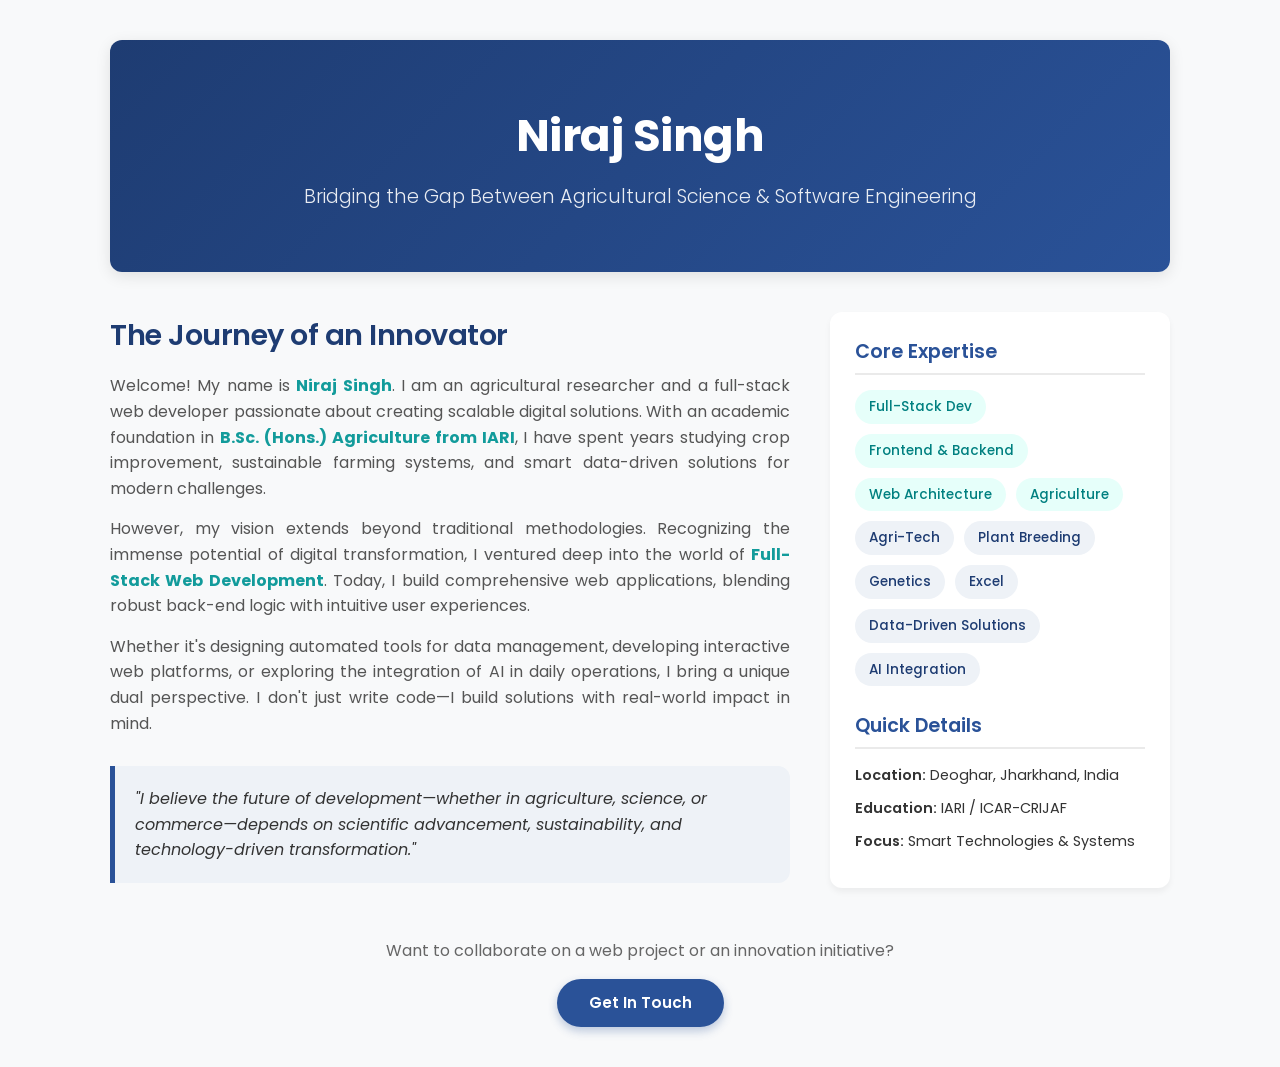
<file: about.html>
<!DOCTYPE html>
<html lang="en">
<head>
    <meta charset="UTF-8">
    <meta name="viewport" content="width=device-width, initial-scale=1.0">
    <link rel="stylesheet" href="./aboutcss.css" class="css">
    <title> About Us</title>
    <link rel="preconnect" href="https://fonts.googleapis.com">
    <link rel="preconnect" href="https://fonts.gstatic.com" crossorigin>
    <link href="https://fonts.googleapis.com/css2?family=Poppins:ital,wght@0,300;0,400;0,500;0,600;0,700;1,400&display=swap" rel="stylesheet">

</head>
<body>

    <div class="container">
        
        <section class="about-hero">
            <h1>Niraj Singh</h1>
            <p> Bridging the Gap Between Agricultural Science & Software Engineering </p>
        </section>

        <div class="about-grid">
            
            <section class="profile-story">
                <h2>The Journey of an Innovator</h2>
                <p>
                    Welcome! My name is <strong><span>Niraj Singh</span></strong>. I am an agricultural researcher and a full-stack web developer passionate about creating scalable digital solutions. With an academic foundation in <strong><span>B.Sc. (Hons.) Agriculture from IARI</span></strong>, I have spent years studying crop improvement, sustainable farming systems, and smart data-driven solutions for modern challenges.
                </p>
                <p>
                    However, my vision extends beyond traditional methodologies. Recognizing the immense potential of digital transformation, I ventured deep into the world of <strong><span>Full-Stack Web Development</span></strong>. Today, I build comprehensive web applications, blending robust back-end logic with intuitive user experiences. 
                </p>
                <p>
                    Whether it's designing automated tools for data management, developing interactive web platforms, or exploring the integration of AI in daily operations, I bring a unique dual perspective. I don't just write code—I build solutions with real-world impact in mind.
                </p>

                <div class="mission-statement">
                    "I believe the future of development—whether in agriculture, science, or commerce—depends on scientific advancement, sustainability, and technology-driven transformation."
                </div>
            </section>

            <aside class="sidebar-box">
                <h3>Core Expertise</h3>
                <div class="skill-tags">
                    <span class="tag tech">Full-Stack Dev</span>
                    <span class="tag tech">Frontend & Backend</span>
                    <span class="tag tech">Web Architecture</span>
                    <span class="tag tech">Agriculture</span>
                    <span class="tag">Agri-Tech</span> 
                    <span class="tag">Plant Breeding</span> 
                    <span class="tag">Genetics</span> 
                    <span class="tag">Excel</span> 
                    <span class="tag">Data-Driven Solutions</span> 
                    <span class="tag">AI Integration</span>
                </div>

                <h3>Quick Details</h3>
                <ul class="info-list">
                    <li><strong>Location:</strong> Deoghar, Jharkhand, India</li> 
                    <li><strong>Education:</strong> IARI / ICAR-CRIJAF</li> 
                    <li><strong>Focus:</strong> Smart Technologies & Systems</li> 
                </ul>
            </aside>

        </div>

        <section class="cta-section">
            <p style="margin-bottom: 15px; color: #666;">Want to collaborate on a web project or an innovation initiative?</p>
            <a href="mailto:nirajsinghdeoghar421@gmail.com" class="btn">Get In Touch</a> 
        </section>

    </div>

</body>
</html>
</file>
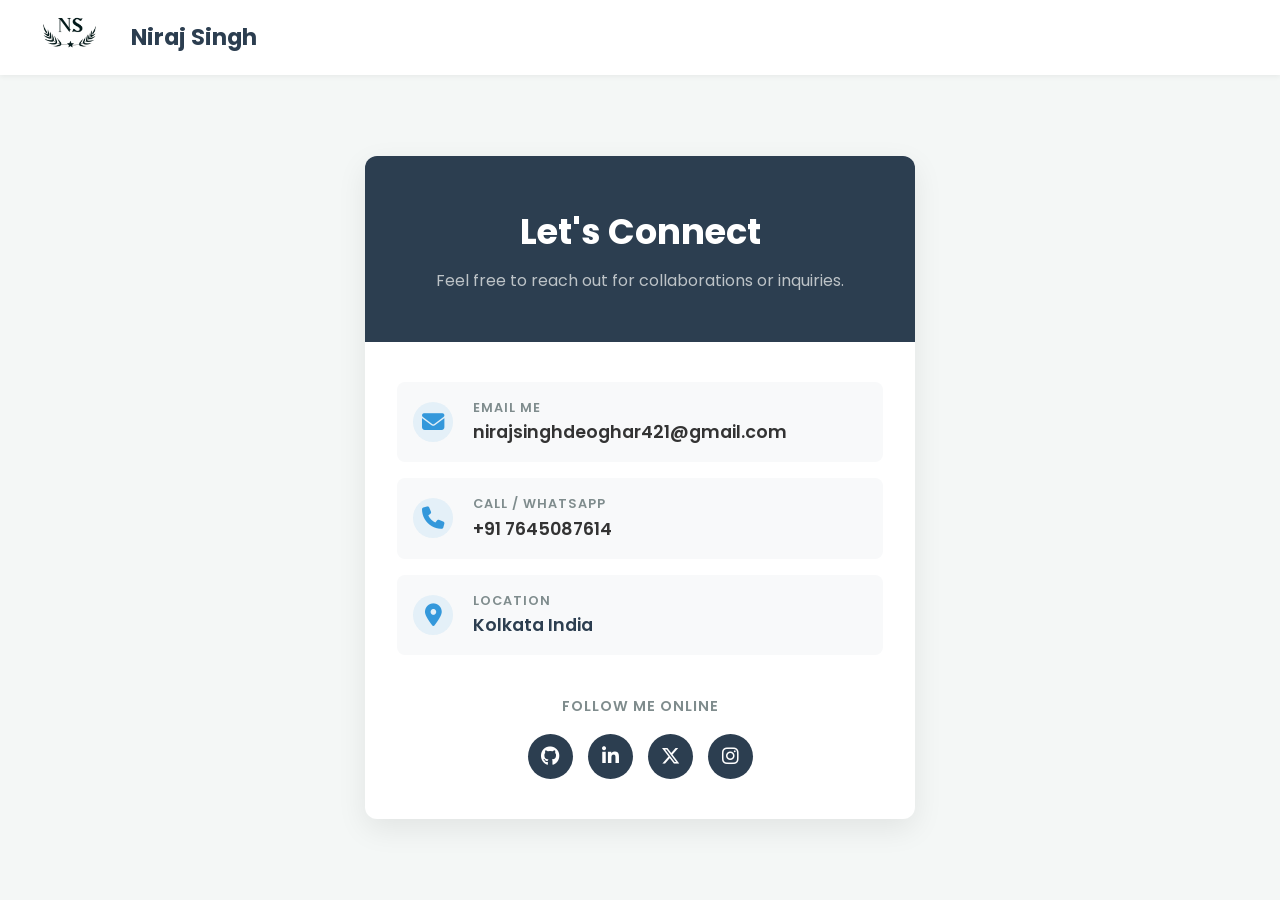
<file: contactus.html>
<!DOCTYPE html>
<html lang="en">
<head>
    <meta charset="UTF-8">
    <meta name="viewport" content="width=device-width, initial-scale=1.0">
    <!-- linking of Poppins Fonts -->
     <link rel="preconnect" href="https://fonts.googleapis.com">
<link rel="preconnect" href="https://fonts.gstatic.com" crossorigin>
<link href="https://fonts.googleapis.com/css2?family=Asap:ital,wght@0,100..900;1,100..900&family=Playfair+Display:ital,wght@0,400..900;1,400..900&family=Poppins:ital,wght@0,100;0,200;0,300;0,400;0,500;0,600;0,700;0,800;0,900;1,100;1,200;1,300;1,400;1,500;1,600;1,700;1,800;1,900&display=swap" rel="stylesheet">
    <!-- Font Awesome CDN for Icons -->
    <link rel="stylesheet" href="https://cdnjs.cloudflare.com/ajax/libs/font-awesome/6.4.2/css/all.min.css">
    <link rel="stylesheet" href="./contact.css" class="css">
    <title>Contact Us</title>
</head>
<body>

    <!-- Header / Navbar Elements -->
     <header>
       <a href="./index.html" class="logo"><img src="./real_logo.png" alt="logo" >
            <span>Niraj Singh</span></a>
    </header>

    <!-- Main Content Area -->
    <main class="contact-container">
        <div class="contact-card">
            
            <!-- Top Header Box -->
            <div class="card-banner">
                <h1>Let's Connect</h1>
                <p>Feel free to reach out for collaborations or inquiries.</p>
            </div>

            <!-- Contact Channels -->
            <div class="card-body">
                <div class="info-list">
                    
                    <!-- Email Item -->
                    <div class="info-item">
                        <i class="fa-solid fa-envelope"></i>
                        <div class="info-text">
                            <div class="info-label">Email Me</div>
                            <a href="mailto:nirajsinghdeoghar421@gmail.com" class="info-link">nirajsinghdeoghar421@gmail.com</a>
                        </div>
                    </div>

                    <!-- Phone Item -->
                    <div class="info-item">
                        <i class="fa-solid fa-phone"></i>
                        <div class="info-text">
                            <div class="info-label">Call / WhatsApp</div>
                            <a href="tel:+917645087614" class="info-link">+91 7645087614</a>
                        </div>
                    </div>

                    <!-- Location Item -->
                    <div class="info-item">
                        <i class="fa-solid fa-location-dot"></i>
                        <div class="info-text">
                            <div class="info-label">Location</div>
                            <span class="info-link" style="cursor: default;"> Kolkata India</span>
                        </div>
                    </div>

                </div>

                <!-- Social Profiles Section -->
                <div class="social-section">
                    <p>Follow Me Online</p>
                    <div class="social-links">
                        <a href="https://github.com/Niraj-sing" target="_blank" title="GitHub"><i class="fa-brands fa-github"></i></a>
                        <a href="http://www.linkedin.com/in/niraj-kumar887" target="_blank" title="LinkedIn"><i class="fa-brands fa-linkedin-in"></i></a>
                        <a href="https://twitter.com" target="_blank" title="Twitter/X"><i class="fa-brands fa-x-twitter"></i></a>
                        <a href="https://www.instagram.com/nirajhere2024?utm_source=qr&igsh=MWV1YzI2YzU4MWdoag==" target="_blank" title="Instagram"><i class="fa-brands fa-instagram"></i></a>
                    </div>
                </div>
            </div>

        </div>
    </main>

</body>
</html>
</file>
<file: aboutcss.css>
* {
            margin: 0;
            padding: 0;
            box-sizing: border-box;
            font-family: 'Poppins', sans-serif;
        }

        body {
            background-color: #f8f9fa;
            color: #333;
            line-height: 1.6;
            font-weight: 400;
        }

        .container {
            max-width: 1100px;
            margin: 0 auto;
            padding: 40px 20px;
        }

        /* Hero Section (Desktop) */
        .about-hero {
            text-align: center;
            padding: 60px 20px;
            background: linear-gradient(135deg, #1e3c72 0%, #2a5298 100%);
            color: white;
            border-radius: 12px;
            margin-bottom: 40px;
            box-shadow: 0 4px 15px rgba(0,0,0,0.1);
        }

      

        .about-hero h1 {
            font-size: 2.8rem;
            font-weight: 700;
            margin-bottom: 10px;
            letter-spacing: -0.5px;
        }

        .about-hero p {
            font-size: 1.2rem;
            font-weight: 300;
            opacity: 0.9;

        }

        .profile-story p span{
            color: #129B9B;

        }


        /* Main Content Grid */
        .about-grid {
            display: grid;
            grid-template-columns: 2fr 1fr; /* Desktop: 2 Column Layout */
            gap: 40px;
            margin-bottom: 40px;
        }

        .profile-story h2 {
            color: #1e3c72;
            margin-bottom: 15px;
            font-size: 1.8rem;
            font-weight: 600;
            letter-spacing: -0.5px;
        }

        .profile-story p {
            margin-bottom: 15px;
            color: #555;
            font-weight: 400;
            text-align: justify;
        }

        /* Skills & Focus Sidebar */
        .sidebar-box {
            background: white;
            padding: 25px;
            border-radius: 12px;
            box-shadow: 0 4px 6px rgba(0,0,0,0.05);
            height: fit-content;
        }

        .sidebar-box h3 {
            color: #2a5298;
            font-weight: 600;
            font-size: 1.2rem;
            margin-bottom: 15px;
            border-bottom: 2px solid #eaeaea;
            padding-bottom: 5px;
        }

        .skill-tags {
            display: flex;
            flex-wrap: wrap;
            gap: 10px;
            margin-bottom: 25px;
        }

        .tag {
            background: #eef2f7;
            color: #1e3c72;
            padding: 6px 14px;
            border-radius: 20px;
            font-size: 0.85rem;
            font-weight: 500;
        }

        .tag.tech {
            background: #e6fffa;
            color: #008080;
        }

        /* Quick Info List */
        .info-list {
            list-style: none;
        }

        .info-list li {
            margin-bottom: 10px;
            font-size: 0.9rem;
            font-weight: 400;
        }

        .info-list strong {
            color: #333;
            font-weight: 600;
        }

        /* Mission Statement Box */
        .mission-statement {
            background: #eef2f7;
            border-left: 5px solid #2a5298;
            padding: 20px;
            border-radius: 0 12px 12px 0;
            margin-top: 30px;
            font-style: italic;
            font-weight: 400;
        }

        /* Footer/CTA Button */
        .cta-section {
            text-align: center;
            margin-top: 50px;
        }

        .btn {
            display: inline-block;
            background: #2a5298;
            color: white;
            padding: 12px 32px;
            text-decoration: none;
            border-radius: 25px;
            font-weight: 600;
            font-size: 0.95rem;
            transition: all 0.3s ease;
            box-shadow: 0 4px 10px rgba(42, 82, 152, 0.3);
        }

        .btn:hover {
            background: #1e3c72;
            transform: translateY(-2px);
            box-shadow: 0 6px 15px rgba(30, 60, 114, 0.4);
        }

        /* ==========================================================================
           MEDIA QUERIES (RESPONSIVE TAGS)
           ========================================================================== */

        /* 1. TABLET MEDIA QUERY (Screens below 768px) */
        @media screen and (max-width: 768px) {
            .container {
                padding: 20px 15px;
            }

            .about-hero {
                padding: 45px 15px;
                margin-bottom: 30px;
            }

            .about-hero h1 {
                font-size: 2.2rem;
            }

            .about-hero p {
                font-size: 1.05rem;
            }

            /* Convert grid into a single column layout */
            .about-grid {
                grid-template-columns: 1fr;
                gap: 30px;
            }

            .profile-story h2 {
                font-size: 1.5rem;
            }

            .sidebar-box {
                padding: 20px;
            }
        }

        /* 2. PHONE MEDIA QUERY (Screens below 480px) */
        @media screen and (max-width: 480px) {
            .about-hero {
                padding: 35px 10px;
                border-radius: 8px;
            }

            .about-hero h1 {
                font-size: 1.8rem;
            }

            .about-hero p {
                font-size: 0.95rem;
            }

            .profile-story h2 {
                font-size: 1.35rem;
            }

            .profile-story p {
                font-size: 0.9rem;
                text-align: left; /* Justify drops readability on very small screens */
            }

            .mission-statement {
                font-size: 0.9rem;
                padding: 15px;
            }

            /* Make button easily clickable on small thumbs */
            .btn {
                display: block;
                width: 100%;
                padding: 14px 20px;
                font-size: 1rem;
            }
        }
</file>
<file: contact.css>
* {
            margin: 0;
            padding: 0;
            box-sizing: border-box;
            font-family:"Poppins", sans-serif;
            
    
        }
        
        

        body {
            background-color: #f4f7f6;
            color: #333;
            line-height: 1.6;
            display: flex;
            flex-direction: column;
            min-height: 100vh;
        }

        /* Header Style */
        header {
            background: #fff;
            padding: 0rem 2rem;
            box-shadow: 0 2px 5px rgba(0,0,0,0.05);
            font-weight: 700;
            /* display: flex;
            justify-content: start;
            align-content: center;
            align-items: center; */
            font-size: 1.4rem;
            color: #2c3e50;
        }
        
        .logo{
            display: flex;
            text-decoration: none;
            gap: 1.5rem;
            align-items: center;
        }
        .logo img {
            height: 75px;
           
        }

        .logo :hover{
            font-size: 2rem;
            transition: 2sec;
        } 
        a:visited, a:link, a:active{
            color: inherit;}
       
    

        
        /* Main Contact Card Container */
        .contact-container {
            flex: 1;
            display: flex;
            justify-content: center;
            align-items: center;
            padding: 2rem;
        }

        .contact-card {
            background: #fff;
            max-width: 550px;
            width: 100%;
            border-radius: 12px;
            box-shadow: 0 10px 30px rgba(0,0,0,0.08);
            overflow: hidden;
            text-align: center;
        }

        /* Top Accent Banner */
        .card-banner {
            background: #2c3e50;
            padding: 3rem 2rem;
            color: #fff;
        }

        .card-banner h1 {
            font-size: 2.2rem;
            margin-bottom: 0.5rem;
        }

        .card-banner p {
            color: #bdc3c7;
            font-size: 1rem;
        }

        /* Contact Details Section */
        .card-body {
            padding: 2.5rem 2rem;
        }

        .info-list {
            margin-bottom: 2.5rem;
        }

        .info-item {
            display: flex;
            align-items: center;
            justify-content: flex-start;
            gap: 20px;
            padding: 1rem;
            margin-bottom: 1rem;
            background: #f8f9fa;
            border-radius: 8px;
            transition: transform 0.2s, background 0.2s;
        }

        .info-item:hover {
            transform: translateY(-2px);
            background: #edf2f7;
        }

        .info-item i {
            font-size: 1.4rem;
            color: #3498db;
            width: 40px;
            height: 40px;
            background: rgba(52, 152, 219, 0.1);
            border-radius: 50%;
            display: flex;
            align-items: center;
            justify-content: center;
            flex-shrink: 0; /* Icon small screen par dabega nahi */
        }

        .info-text {
            text-align: left;
            word-break: break-word; /* Lambi email phone me break ho jayegi screen se bahar nahi jayegi */
        }

        .info-label {
            font-size: 0.8rem;
            text-transform: uppercase;
            letter-spacing: 1px;
            color: #7f8c8d;
            font-weight: 600;
        }

        .info-link {
            color: #2c3e50;
            text-decoration: none;
            font-size: 1.1rem;
            font-weight: 600;
            transition: color 0.2s;
        }

        .info-link:hover {
            color: #3498db;
        }

        /* Social Media Section */
        .social-section p {
            font-size: 0.9rem;
            color: #7f8c8d;
            margin-bottom: 1rem;
            text-transform: uppercase;
            letter-spacing: 1px;
            font-weight: 600;
        }

        .social-links {
            display: flex;
            justify-content: center;
            gap: 15px;
            flex-wrap: wrap; /* Icons agar jyada honge toh automatic niche line me aa jayenge */
        }

        .social-links a {
            display: inline-flex;
            justify-content: center;
            align-items: center;
            width: 45px;
            height: 45px;
            background: #2c3e50;
            color: #fff;
            border-radius: 50%;
            text-decoration: none;
            font-size: 1.2rem;
            transition: all 0.3s ease;
        }

        .social-links a:hover {
            background: #3498db;
            transform: translateY(-4px);
        }

        /* ========================================================
           MEDIA QUERIES (FOR TABLETS & PHONES)
           ======================================================== */

        /* 1. Tablet Screens (Width 768px and below) */
        @media (max-width: 768px) {
            
        
            
             header {
                padding: 1rem 1.5rem;
            } 
            a:visited, a:link, a:active{
            color: inherit;}
            .contact-container {
                padding: 1.5rem;
            }
            .card-banner {
                padding: 2.5rem 1.5rem;
            }
            .card-banner h1 {
                font-size: 2rem;
            }
            .card-body {
                padding: 2rem 1.5rem;
            }
        .social-links {
            display: flex;
            justify-content: center;
            gap: 15px;
            flex-wrap: wrap; /* Icons agar jyada honge toh automatic niche line me aa jayenge */
        }

        .social-links a {
            display: inline-flex;
            justify-content: center;
            align-items: center;
            width: 45px;
            height: 45px;
            background: #2c3e50;
            color: #fff;
            border-radius: 50%;
            text-decoration: none;
            font-size: 1.2rem;
            transition: all 0.3s ease;
        }
        }

        /* 2. Mobile Phones (Width 480px and below) */
        @media (max-width: 480px) {
            header {
            background: #fff;
            padding: 0.3rem;
            box-shadow: 0 2px 5px rgba(0,0,0,0.05);
            font-weight: 700;
            /* display: flex;
            justify-content: start;
            align-content: center;
            align-items: center; */
            font-size: 1.2rem;
            color: #2c3e50;
        }
        
        .logo{
            display: flex;
            text-decoration: none;
            gap: 1rem;
            align-items: center;
        }
        .logo img {
            height: 50px;
        }
        a:visited, a:link, a:active{
            color: inherit;}
    
            .contact-container {
                padding: 1rem;
            }
            .card-banner {
                padding: 2rem 1rem;
            }
            .card-banner h1 {
                font-size: 1.7rem;
            }
            .card-banner p {
                font-size: 0.9rem;
            }
            .card-body {
                padding: 1.5rem 1rem;
            }
            .info-item {
                gap: 12px;
                padding: 0.8rem;
            }
            .info-item i {
                width: 35px;
                height: 35px;
                font-size: 1.1rem;
            }
            .info-link {
                font-size: 0.95rem; /* Email/Phone choti screen par acche se fit hoga */
            }
          
         .social-links {
            display: flex;
            justify-content: center;
            gap: 15px;
            flex-wrap: wrap; /* Icons agar jyada honge toh automatic niche line me aa jayenge */
        }

        .social-links a {
            display: inline-flex;
            justify-content: center;
            align-items: center;
            width: 40px;
            height: 40px;
            background: #2c3e50;
            color: #fff;
            border-radius: 50%;
            text-decoration: none;
            font-size: 1.1rem;
            transition: all 0.3s ease;
        }
        }

        /* 3. Extra Small Phones (Width 360px and below) */
        @media (max-width: 360px) {
            .card-banner h1 {
                font-size: 1.5rem;
            }
            .info-link {
                font-size: 0.85rem;
            }
            a:visited, a:link, a:active{
            color: inherit;}
            .social-links {
            display: flex;
            justify-content: center;
            gap: 15px;
            flex-wrap: wrap; /* Icons agar jyada honge toh automatic niche line me aa jayenge */
        }

        .social-links a {
            display: inline-flex;
            justify-content: center;
            align-items: center;
            width: 35px;
            height: 35px;
            background: #2c3e50;
            color: #fff;
            border-radius: 50%;
            text-decoration: none;
            font-size: 1rem;
            transition: all 0.3s ease;
        }








        }
</file>
